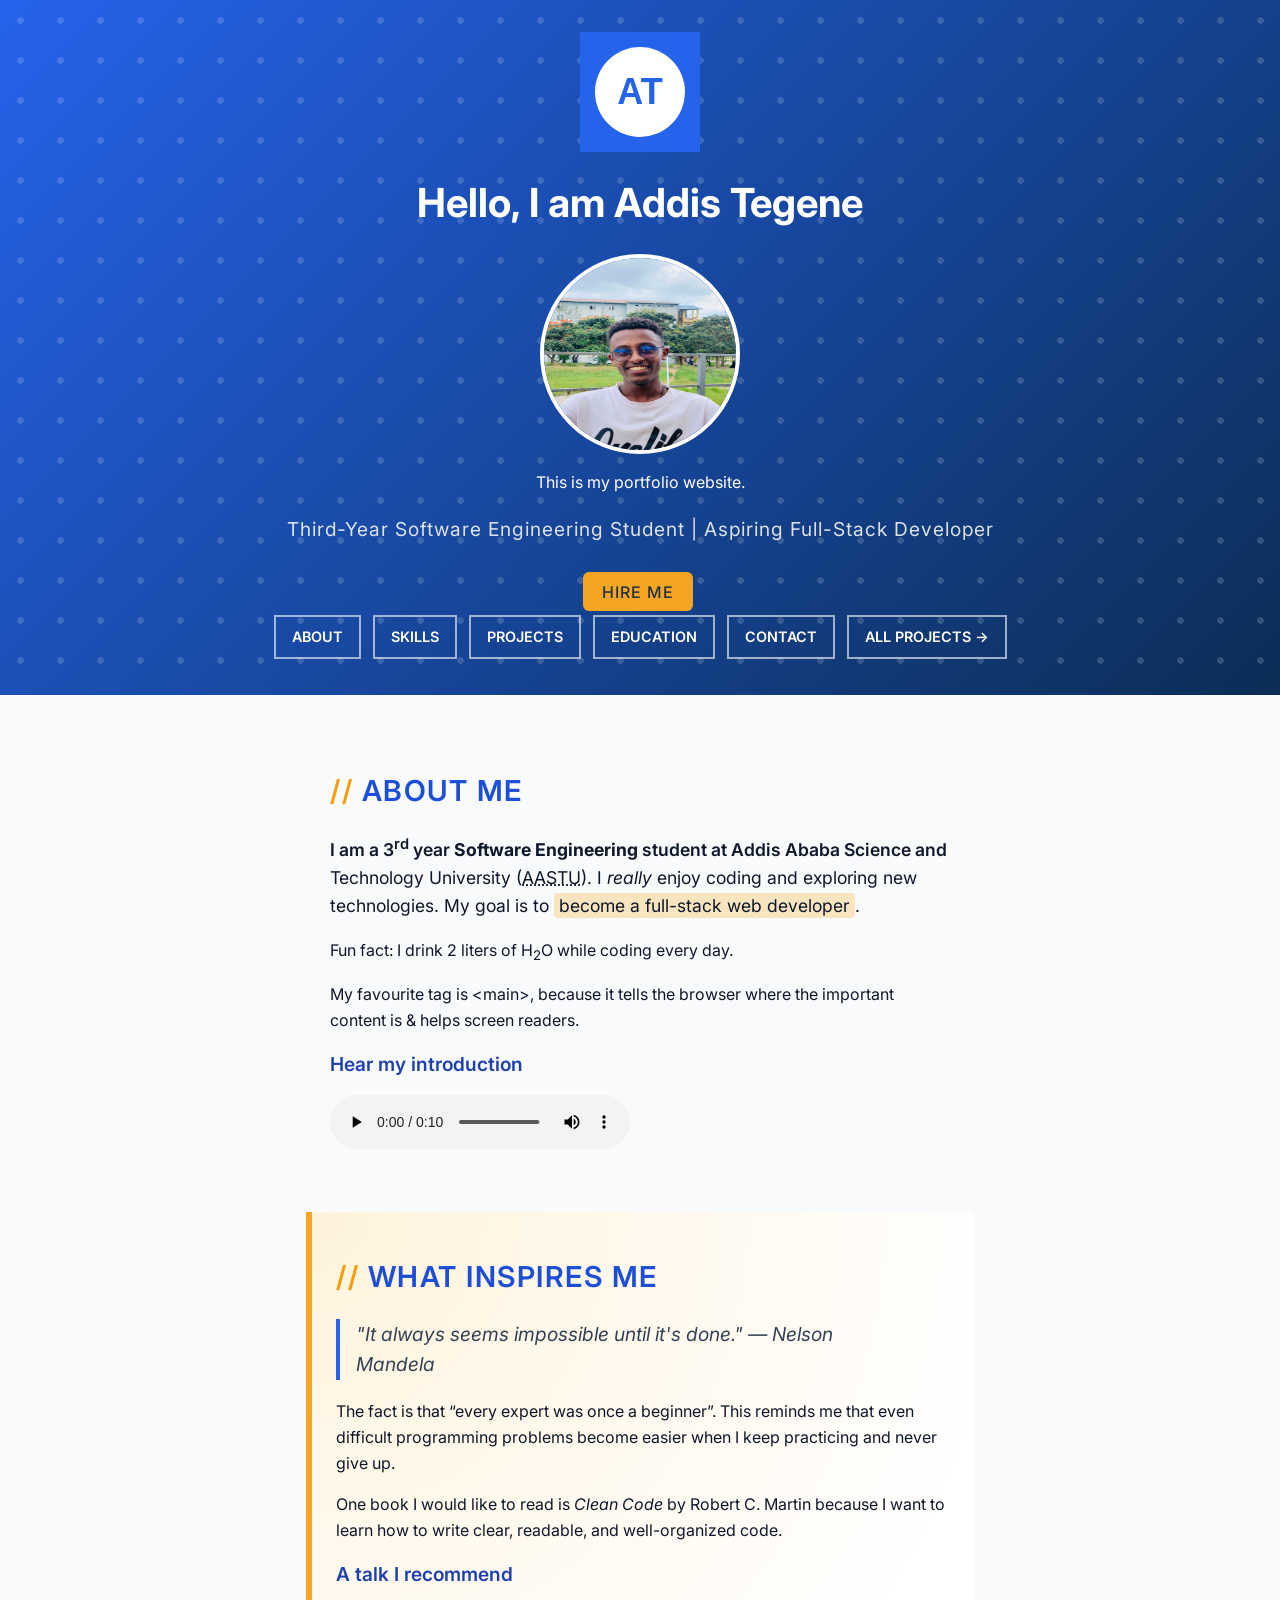
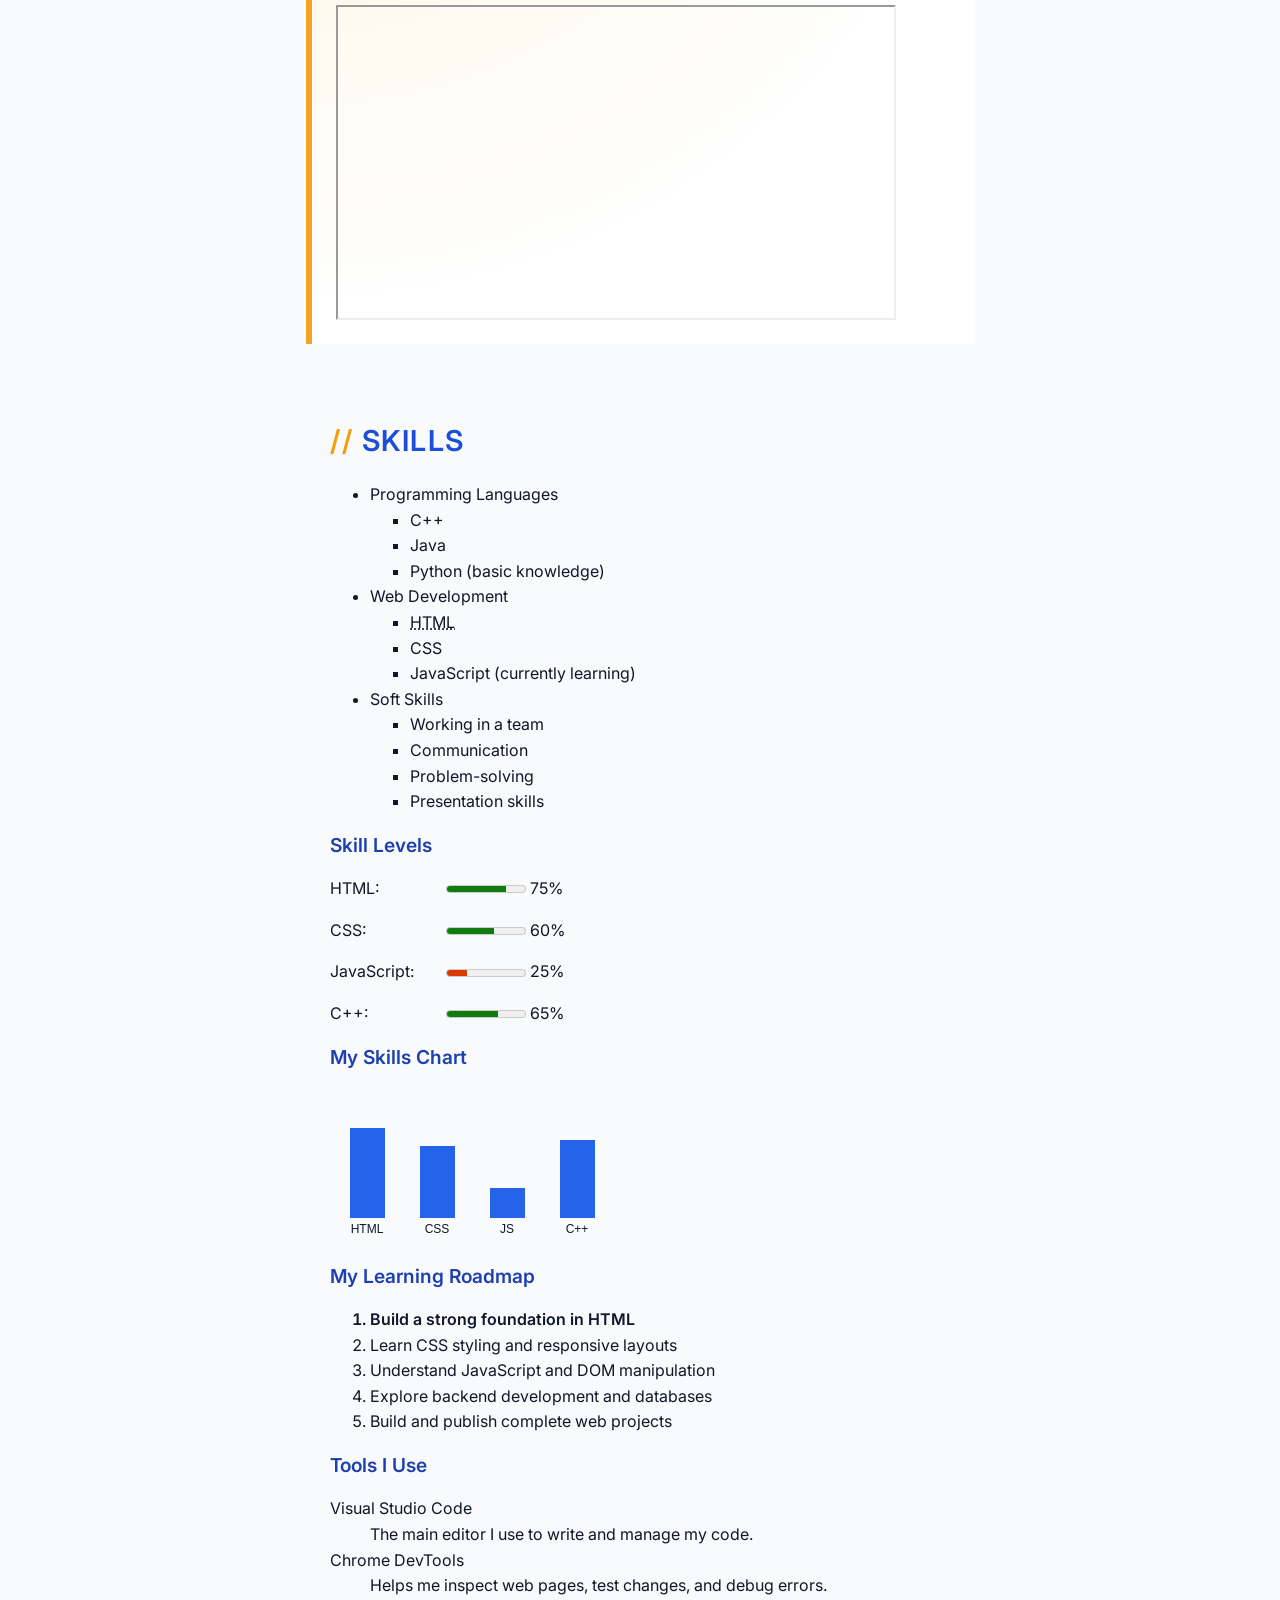
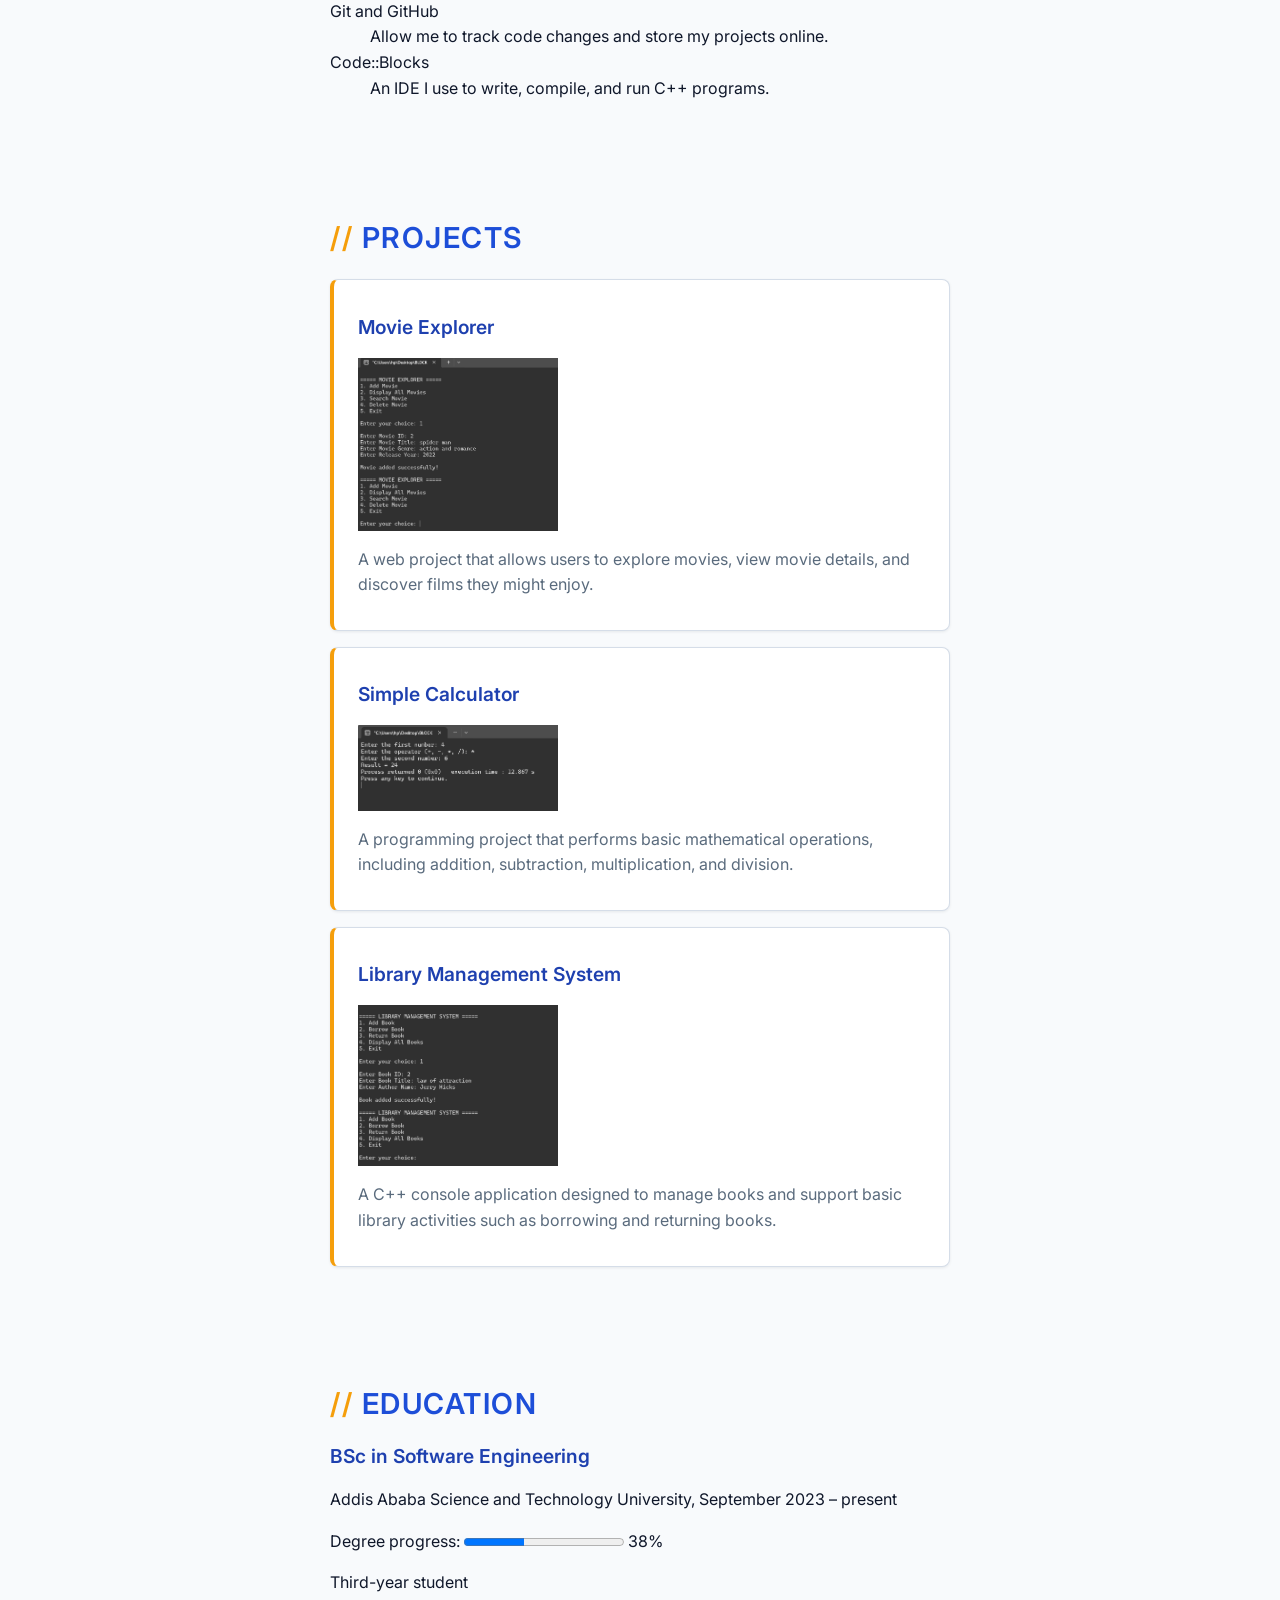
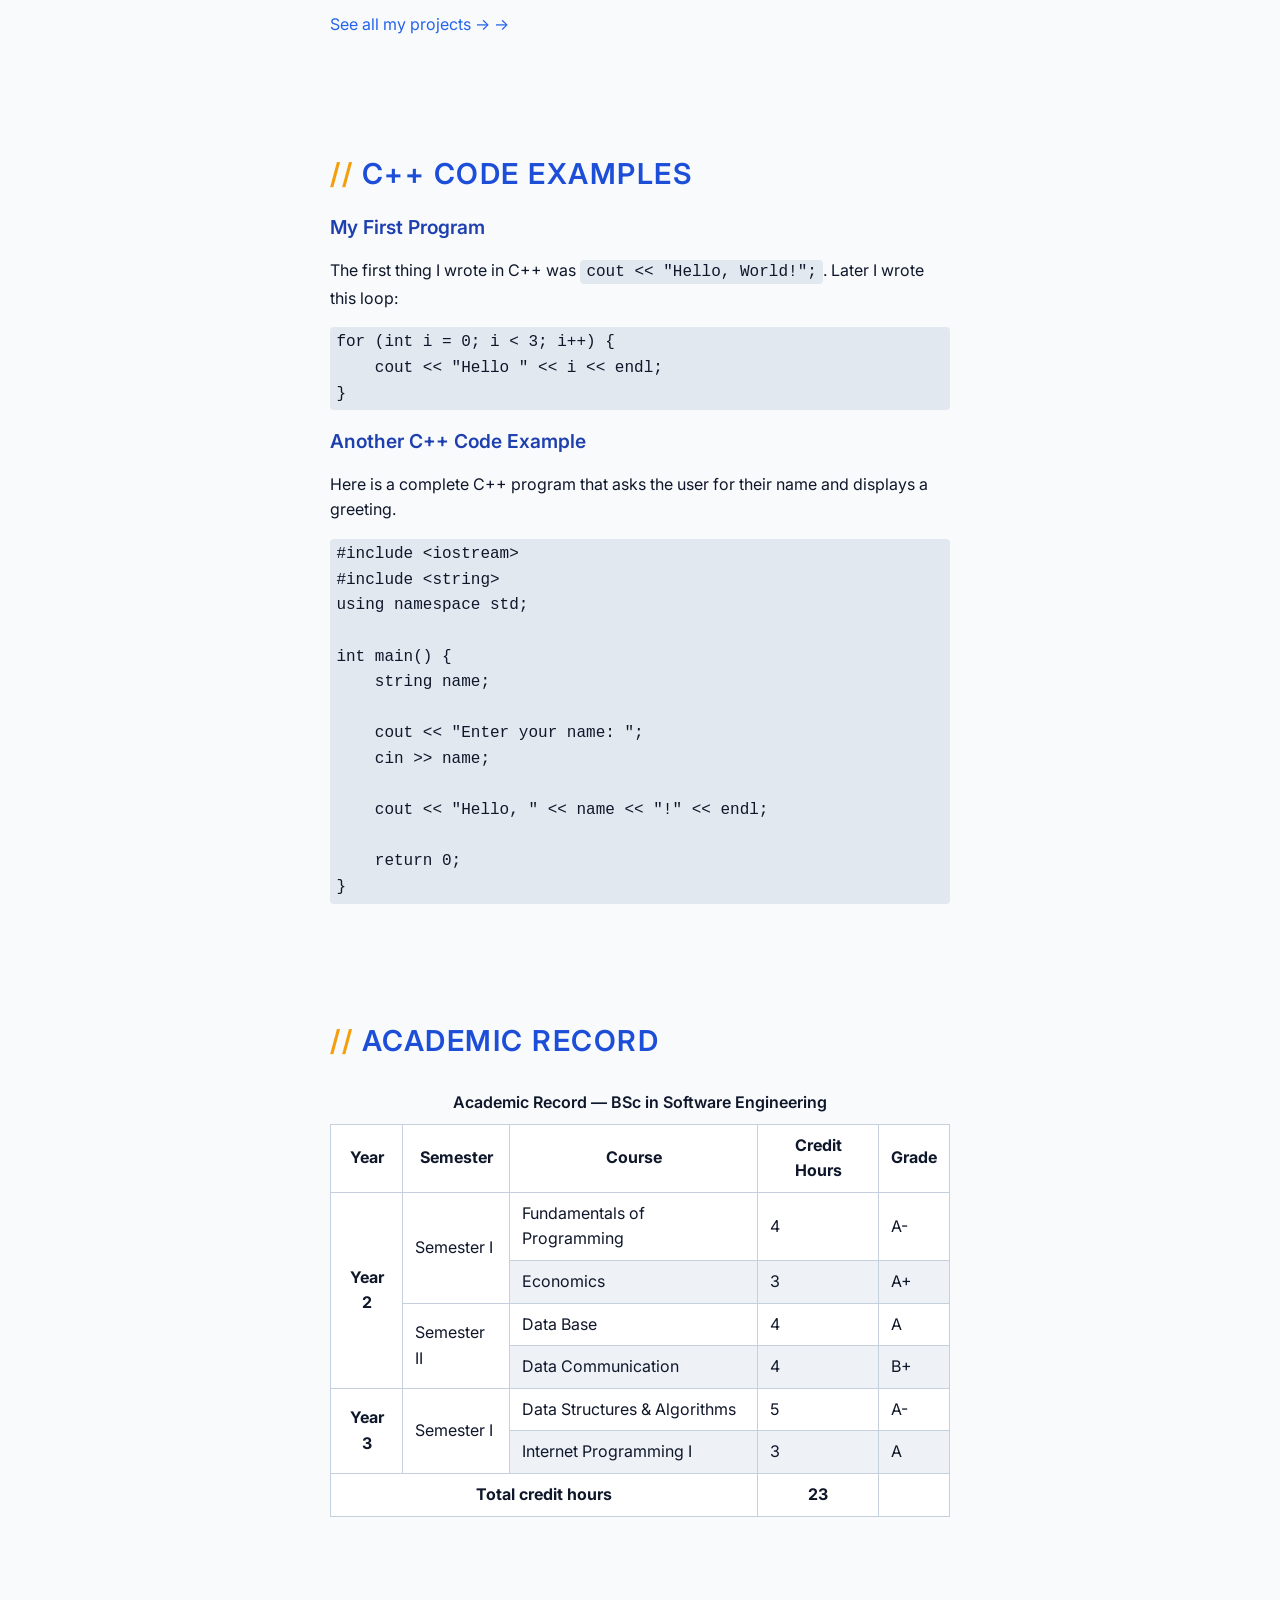
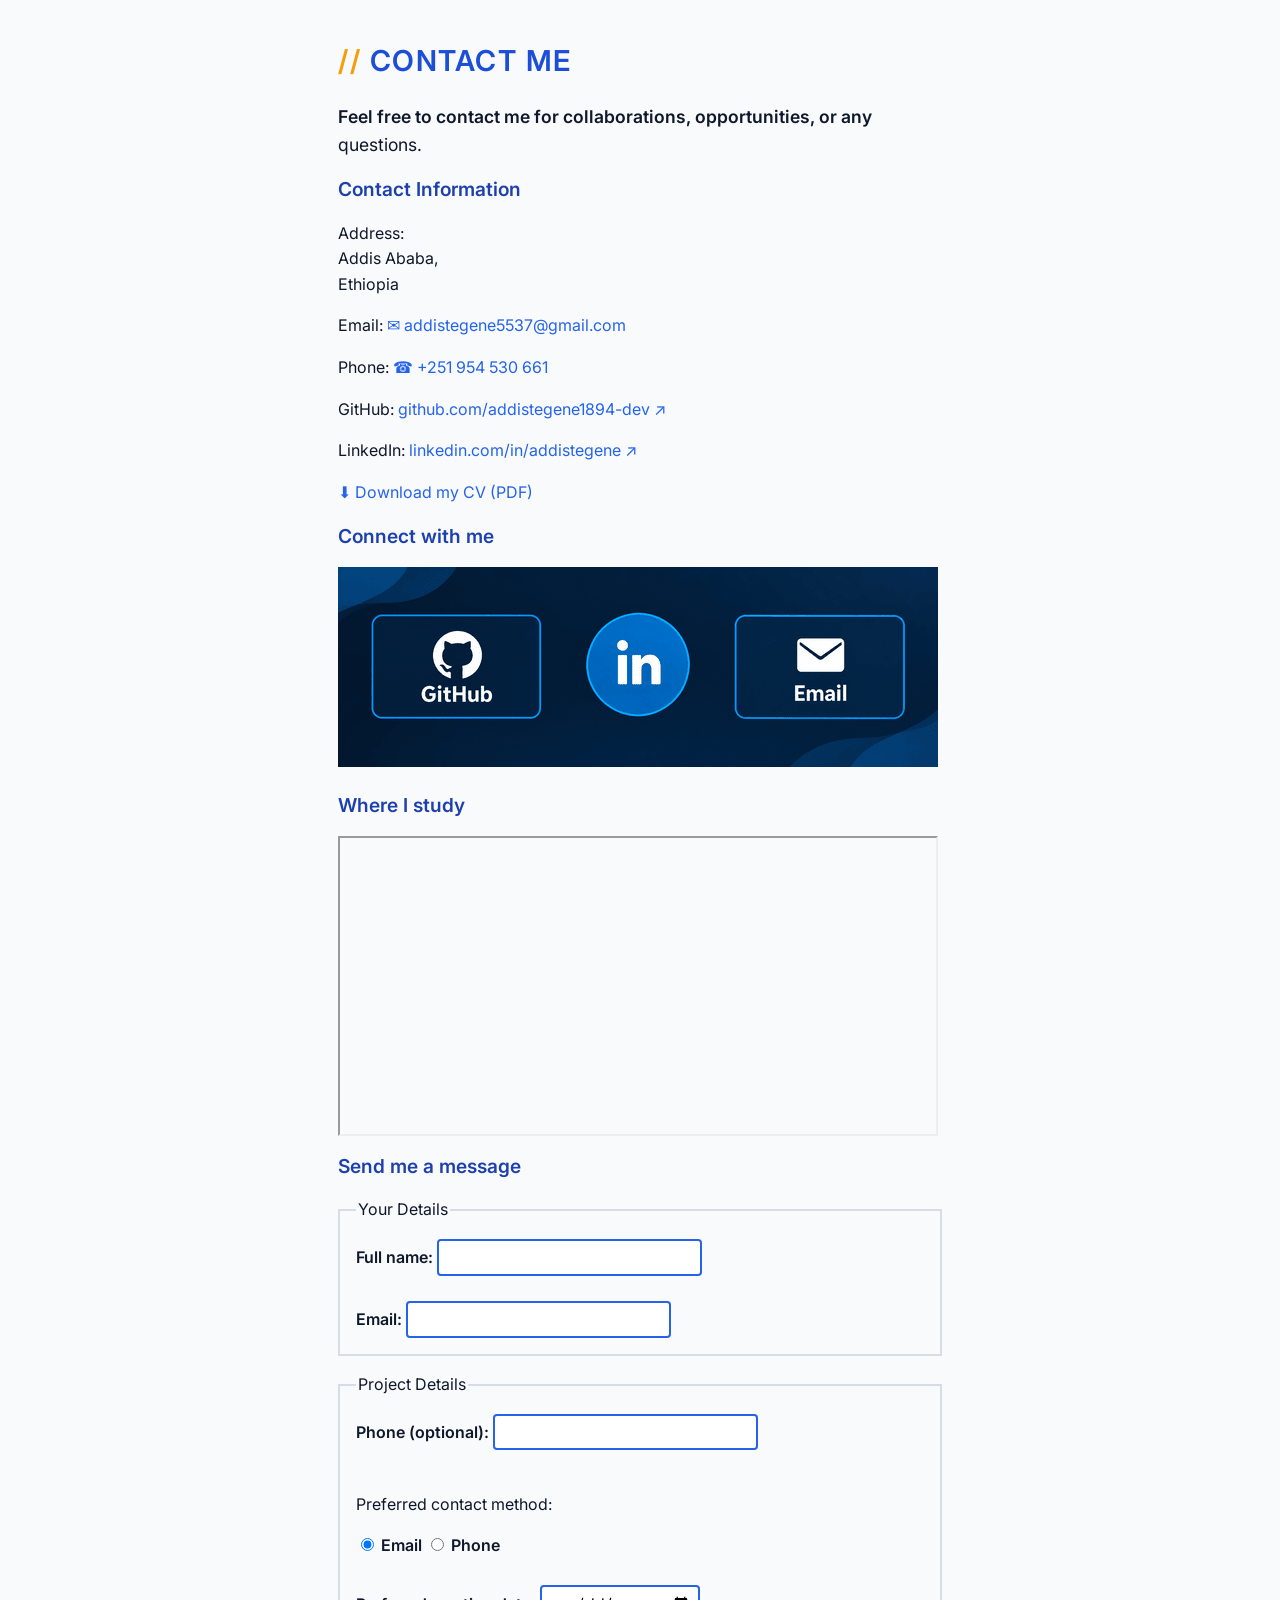
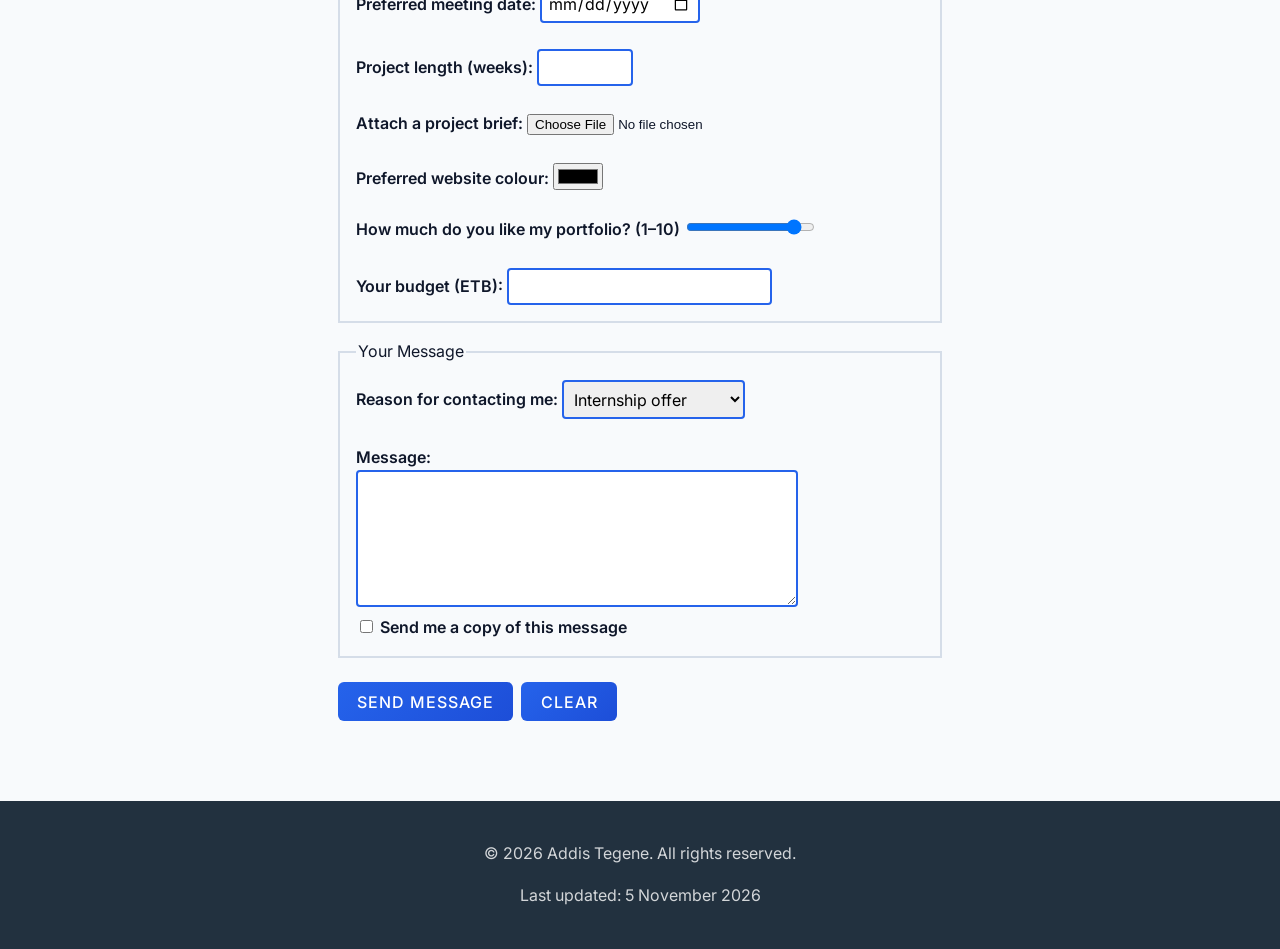
<file: portfolio/index.html>
<!DOCTYPE html>
<html lang="en">
<head>
    <meta charset="UTF-8">
    <meta name="viewport" content="width=device-width, initial-scale=1.0">
    <meta name="description" content="Portfolio of Addis Tegene, Software Engineering student and aspiring web developer in Addis Ababa.">
    <meta name="keywords" content="Addis Tegene, portfolio, software engineering, web developer, HTML">
    <meta name="author" content="Addis Tegene">
    <link rel="icon" type="image/png" href="images/favicon.png">
    <link href="https://fonts.googleapis.com/css2?family=Inter:wght@400;500;600;700&display=swap" rel="stylesheet">
    <link rel="stylesheet" href="css/style.css">
    <title>Addis Tegene | Portfolio</title>
</head>

<body>

<header>
    <canvas id="logo" width="120" height="120">
        Addis Tegene logo
    </canvas>

    <h1>Hello, I am Addis Tegene</h1>

    <img src="images/profile photo.jpg"
         alt="Portrait of Addis Tegene"
         width="200"
         height="200">

    <p>This is my portfolio website.</p>
    <p class="tagline">Third-Year Software Engineering Student | Aspiring Full-Stack Developer</p>

    <button type="button"
        class="btn"
        onclick="document.getElementById('hireDialog').showModal()">
        Hire me
    </button>

    <dialog id="hireDialog">
        <h2>Available for Internships</h2>

        <p>
            I am available for internships and freelance web projects
            from June 2027.
        </p>

        <p>
            <a href="#contact">Send me a message</a>
            or
            <a href="files/cv.pdf" download>download my <abbr title="Curriculum Vitae">CV</abbr></a>.
        </p>

        <button type="button"
            class="btn"
            onclick="document.getElementById('hireDialog').close()">
            Close
        </button>
    </dialog>

    <nav>
        <a href="index.html#about">About</a>
        <a href="index.html#skills">Skills</a>
        <a href="index.html#projects">Projects</a>
        <a href="index.html#education">Education</a>
        <a href="index.html#contact">Contact</a>
        <a href="project.html">All Projects</a>
    </nav>
</header>

<main>

    <section id="about">
        <h2>About Me</h2>

        <p>
            I am a 3<sup>rd</sup> year
            <strong>Software Engineering</strong> student
            at Addis Ababa Science and Technology University
            (<abbr title="Addis Ababa Science and Technology University">AASTU</abbr>).
            I <em>really</em> enjoy coding and exploring new technologies.
            My goal is to
            <mark>become a full-stack web developer</mark>.
        </p>

        <p>
            Fun fact: I drink 2 liters of H<sub>2</sub>O
            while coding every day.
        </p>

        <p>
            My favourite tag is &lt;main&gt;, because it tells the browser
            where the important content is &amp; helps screen readers.
        </p>

        <h3>Hear my introduction</h3>

        <audio controls>
            <source src="media/intro.mp3" type="audio/mpeg">
            Your browser does not support the audio element.
        </audio>
    </section>

    <aside>
        <h2>What Inspires Me</h2>

        <blockquote>
            "It always seems impossible until it's done."
            — Nelson Mandela
        </blockquote>

        <p>
            The fact is that <q>every expert was once a beginner</q>.
            This reminds me that even difficult programming problems
            become easier when I keep practicing and never give up.
        </p>

        <p>
            One book I would like to read is
            <cite>Clean Code</cite> by Robert C. Martin because I want
            to learn how to write clear, readable, and well-organized code.
        </p>

        <h3>A talk I recommend</h3>

        <iframe
            src="https://www.youtube.com/embed/nKIu9yen5nc"
            width="560"
            height="315"
            title="YouTube video: What Most Schools Don't Teach"
            allowfullscreen>
        </iframe>
    </aside>

    <section id="skills">
        <h2>Skills</h2>

        <ul>
            <li>Programming Languages
                <ul>
                    <li>C++</li>
                    <li>Java</li>
                    <li>Python (basic knowledge)</li>
                </ul>
            </li>

            <li>Web Development
                <ul>
                    <li><abbr title="HyperText Markup Language">HTML</abbr></li>
                    <li>CSS</li>
                    <li>JavaScript (currently learning)</li>
                </ul>
            </li>

            <li>Soft Skills
                <ul>
                    <li>Working in a team</li>
                    <li>Communication</li>
                    <li>Problem-solving</li>
                    <li>Presentation skills</li>
                </ul>
            </li>
        </ul>

        <h3>Skill Levels</h3>

        <p>
            <label for="lvl-html">HTML:</label>
            <meter id="lvl-html" value="0.75" min="0" max="1">75%</meter>
            75%
        </p>

        <p>
            <label for="lvl-css">CSS:</label>
            <meter id="lvl-css" value="0.60" min="0" max="1">60%</meter>
            60%
        </p>

        <p>
            <label for="lvl-js">JavaScript:</label>
            <meter id="lvl-js" value="0.25" min="0" max="1"
                   low="0.3" high="0.7" optimum="1">25%</meter>
            25%
        </p>

        <p>
            <label for="lvl-cpp">C++:</label>
            <meter id="lvl-cpp" value="0.65" min="0" max="1">65%</meter>
            65%
        </p>

        <h3>My Skills Chart</h3>

        <canvas id="skillChart" width="300" height="150">
            A bar chart showing my HTML, CSS, JavaScript, and C++ skill levels.
        </canvas>

        <h3>My Learning Roadmap</h3>

        <ol>
            <li>Build a strong foundation in HTML</li>
            <li>Learn CSS styling and responsive layouts</li>
            <li>Understand JavaScript and DOM manipulation</li>
            <li>Explore backend development and databases</li>
            <li>Build and publish complete web projects</li>
        </ol>

        <h3>Tools I Use</h3>

        <dl>
            <dt>Visual Studio Code</dt>
            <dd>The main editor I use to write and manage my code.</dd>

            <dt>Chrome DevTools</dt>
            <dd>Helps me inspect web pages, test changes, and debug errors.</dd>

            <dt>Git and GitHub</dt>
            <dd>Allow me to track code changes and store my projects online.</dd>

            <dt>Code::Blocks</dt>
            <dd>An IDE I use to write, compile, and run C++ programs.</dd>
        </dl>
    </section>

    <section id="projects">
        <h2>Projects</h2>

        <article id="movie" class="card">
            <h3>Movie Explorer</h3>

            <img src="images/project-movie-explorer.png"
                 alt="Movie Explorer project screenshot"
                 width="200"
                 height="200">

            <p>
                A web project that allows users to explore movies,
                view movie details, and discover films they might enjoy.
            </p>
        </article>

        <article id="calculator" class="card">
            <h3>Simple Calculator</h3>

            <img src="images/project-calculator.png"
                 alt="Simple calculator project screenshot"
                 width="200"
                 height="200">

            <p>
                A programming project that performs basic mathematical
                operations, including addition, subtraction,
                multiplication, and division.
            </p>
        </article>

        <article id="library" class="card">
            <h3>Library Management System</h3>

            <img src="images/project-library.png"
                 alt="Library management system project screenshot"
                 width="200"
                 height="200">

            <p>
                A C++ console application designed to manage books
                and support basic library activities such as
                borrowing and returning books.
            </p>
        </article>
    </section>

    <section id="education">
        <h2>Education</h2>

        <h3>BSc in Software Engineering</h3>

        <p>
            Addis Ababa Science and Technology University,
            <time datetime="2023-09">September 2023</time> – present
        </p>

        <p>
            <label for="degree">Degree progress:</label>
            <progress id="degree" value="38" max="100">38%</progress>
            38%
        </p>

        <p>Third-year student</p>

        <p>
            <a href="project.html">See all my projects →</a>
        </p>
    </section>

    <section id="code-examples">
        <h2>C++ Code Examples</h2>

        <h3>My First Program</h3>

        <p>
            The first thing I wrote in C++ was
            <code>cout &lt;&lt; "Hello, World!";</code>.
            Later I wrote this loop:
        </p>

        <pre><code>for (int i = 0; i &lt; 3; i++) {
    cout &lt;&lt; "Hello " &lt;&lt; i &lt;&lt; endl;
}</code></pre>

        <h3>Another C++ Code Example</h3>

        <p>
            Here is a complete C++ program that asks the user
            for their name and displays a greeting.
        </p>

        <pre><code>#include &lt;iostream&gt;
#include &lt;string&gt;
using namespace std;

int main() {
    string name;

    cout &lt;&lt; "Enter your name: ";
    cin &gt;&gt; name;

    cout &lt;&lt; "Hello, " &lt;&lt; name &lt;&lt; "!" &lt;&lt; endl;

    return 0;
}</code></pre>
    </section>

    <section id="academic-record">
        <h2>Academic Record</h2>

        <table>
            <caption>Academic Record — BSc in Software Engineering</caption>

            <thead>
                <tr>
                    <th>Year</th>
                    <th>Semester</th>
                    <th>Course</th>
                    <th>Credit Hours</th>
                    <th>Grade</th>
                </tr>
            </thead>

            <tbody>
                <tr>
                    <th rowspan="4">Year 2</th>
                    <td rowspan="2">Semester I</td>
                    <td>Fundamentals of Programming</td>
                    <td>4</td>
                    <td>A-</td>
                </tr>

                <tr>
                    <td>Economics</td>
                    <td>3</td>
                    <td>A+</td>
                </tr>

                <tr>
                    <td rowspan="2">Semester II</td>
                    <td>Data Base</td>
                    <td>4</td>
                    <td>A</td>
                </tr>

                <tr>
                    <td>Data Communication</td>
                    <td>4</td>
                    <td>B+</td>
                </tr>

                <tr>
                    <th rowspan="2">Year 3</th>
                    <td rowspan="2">Semester I</td>
                    <td>Data Structures &amp; Algorithms</td>
                    <td>5</td>
                    <td>A-</td>
                </tr>

                <tr>
                    <td>Internet Programming I</td>
                    <td>3</td>
                    <td>A</td>
                </tr>
            </tbody>

            <tfoot>
                <tr>
                    <th colspan="3">Total credit hours</th>
                    <th>23</th>
                    <th></th>
                </tr>
            </tfoot>
        </table>
    </section>

    <section id="contact">
        <h2>Contact Me</h2>

        <p>
            Feel free to contact me for collaborations,
            opportunities, or any questions.
        </p>

        <h3>Contact Information</h3>

        <p>
            Address:<br>
            Addis Ababa,<br>
            Ethiopia
        </p>

        <p>
            Email:
            <a href="mailto:addistegene5537@gmail.com">
                addistegene5537@gmail.com
            </a>
        </p>

        <p>
            Phone:
            <a href="tel:+251954530661">+251&nbsp;954&nbsp;530&nbsp;661</a>
        </p>

        <p>
            GitHub:
            <a href="https://github.com/addistegene1894-dev">
                github.com/addistegene1894-dev
            </a>
        </p>

        <p>
            LinkedIn:
            <a href="https://www.linkedin.com/in/addis-tegene">
                linkedin.com/in/addistegene
            </a>
        </p>

        <p>
            <a href="files/cv.pdf" download>
                Download my CV (PDF)
            </a>
        </p>

        <h3>Connect with me</h3>

        <img
            src="images/connect-banner.png"
            usemap="#connectmap"
            alt="Connect banner: GitHub, LinkedIn, Email"
            width="600"
            height="200"
        >

        <map name="connectmap">
            <area
                shape="rect"
                coords="20,40,180,160"
                href="https://github.com/addistegene1894-dev"
                alt="GitHub"
                target="_blank"
                rel="noopener noreferrer"
            >

            <area
                shape="circle"
                coords="300,100,70"
                href="https://www.linkedin.com/in/addis-tegene-90b27638a/"
                alt="LinkedIn"
                target="_blank"
                rel="noopener noreferrer"
            >

            <area
                shape="rect"
                coords="420,40,580,160"
                href="mailto:addistegene5537@gmail.com"
                alt="Email"
            >
        </map>

        <h3>Where I study</h3>

        <iframe
            src="https://www.google.com/maps?q=Addis+Ababa+Science+and+Technology+University,+Addis+Ababa,+Ethiopia&output=embed"
            width="600"
            height="300"
            title="Map of Addis Ababa Science and Technology University campus">
        </iframe>

        <h3>Send me a message</h3>

        <form action="thank-you.html" method="post" enctype="multipart/form-data">

            <fieldset>
                <legend>Your Details</legend>

                <label for="fullname">Full name:</label>
                <input type="text" id="fullname" name="fullname" required>
                <br><br>

                <label for="email">Email:</label>
                <input type="email" id="email" name="email" required>
            </fieldset>

            <fieldset>
                <legend>Project Details</legend>

                <label for="phone">Phone (optional):</label>
                <input type="text" id="phone" name="phone"
                       pattern="0[79][0-9]{8}"
                       title="10 digits starting with 09 or 07">
                <br><br>

                <p>Preferred contact method:</p>

                <input type="radio" id="by-email" name="contact-method"
                       value="email" checked>
                <label for="by-email">Email</label>

                <input type="radio" id="by-phone" name="contact-method"
                       value="phone">
                <label for="by-phone">Phone</label>
                <br><br>

                <label for="meeting">Preferred meeting date:</label>
                <input type="date" id="meeting" name="meeting"
                       min="2026-11-01">
                <br><br>

                <label for="weeks">Project length (weeks):</label>
                <input type="number" id="weeks" name="weeks"
                       min="1" max="52" step="1">
                <br><br>

                <label for="brief">Attach a project brief:</label>
                <input type="file" id="brief" name="brief">
                <br><br>

                <label for="colour">Preferred website colour:</label>
                <input type="color" id="colour" name="colour"
                       value=" #964B00">
                <br><br>

                <label for="rating">
                    How much do you like my portfolio? (1–10)
                </label>
                <input type="range" id="rating" name="rating"
                       min="1" max="10" value="9">
                <br><br>

                <label for="budget">Your budget (ETB):</label>
                <input type="number" id="budget" name="budget"
                       min="1000" step="500">
            </fieldset>

            <fieldset>
                <legend>Your Message</legend>

                <label for="reason">Reason for contacting me:</label>

                <select id="reason" name="reason" required>
                    <optgroup label="Work">
                        <option value="internship">Internship offer</option>
                        <option value="freelance">Freelance project</option>
                        <option value="job">Full-time job</option>
                    </optgroup>

                    <optgroup label="Study">
                        <option value="group-project">Group project</option>
                        <option value="tutoring">Tutoring</option>
                    </optgroup>

                    <option value="other">Other</option>
                </select>
                <br><br>

                <label for="message">Message:</label><br>

                <textarea id="message" name="message"
                          rows="6" cols="40" required></textarea>

                <br>

                <input type="checkbox" id="copy" name="copy" value="yes">
                <label for="copy">Send me a copy of this message</label>
            </fieldset>

            <button type="submit" class="btn">Send Message</button>
            <button type="reset" class="btn btn-secondary">Clear</button>
        </form>
    </section>

</main>

<footer>
    <p>&copy; 2026 Addis Tegene. All rights reserved.</p>
    <p>Last updated: <time datetime="2026-11-05">5 November 2026</time></p>
</footer>

<script>
    const canvas = document.getElementById('logo');
    const ctx = canvas.getContext('2d');

    ctx.fillStyle = "#2563eb";
    ctx.fillRect(0, 0, 120, 120);

    ctx.beginPath();
    ctx.arc(60, 60, 45, 0, 2 * Math.PI);
    ctx.fillStyle = "white";
    ctx.fill();

    ctx.fillStyle = "#2563eb";
    ctx.font = "bold 36px Arial";
    ctx.textAlign = "center";
    ctx.textBaseline = "middle";
    ctx.fillText("AT", 60, 62);

    const chart = document.getElementById('skillChart');
    const chartCtx = chart.getContext('2d');

    chartCtx.fillStyle = "#2563eb";
    chartCtx.fillRect(20, 40, 35, 90);
    chartCtx.fillRect(90, 58, 35, 72);
    chartCtx.fillRect(160, 100, 35, 30);
    chartCtx.fillRect(230, 52, 35, 78);

    chartCtx.fillStyle = "#0f172a";
    chartCtx.font = "12px Arial";
    chartCtx.textAlign = "center";

    chartCtx.fillText("HTML", 37, 145);
    chartCtx.fillText("CSS", 107, 145);
    chartCtx.fillText("JS", 177, 145);
    chartCtx.fillText("C++", 247, 145);
</script>

</body>
</html>
</file>
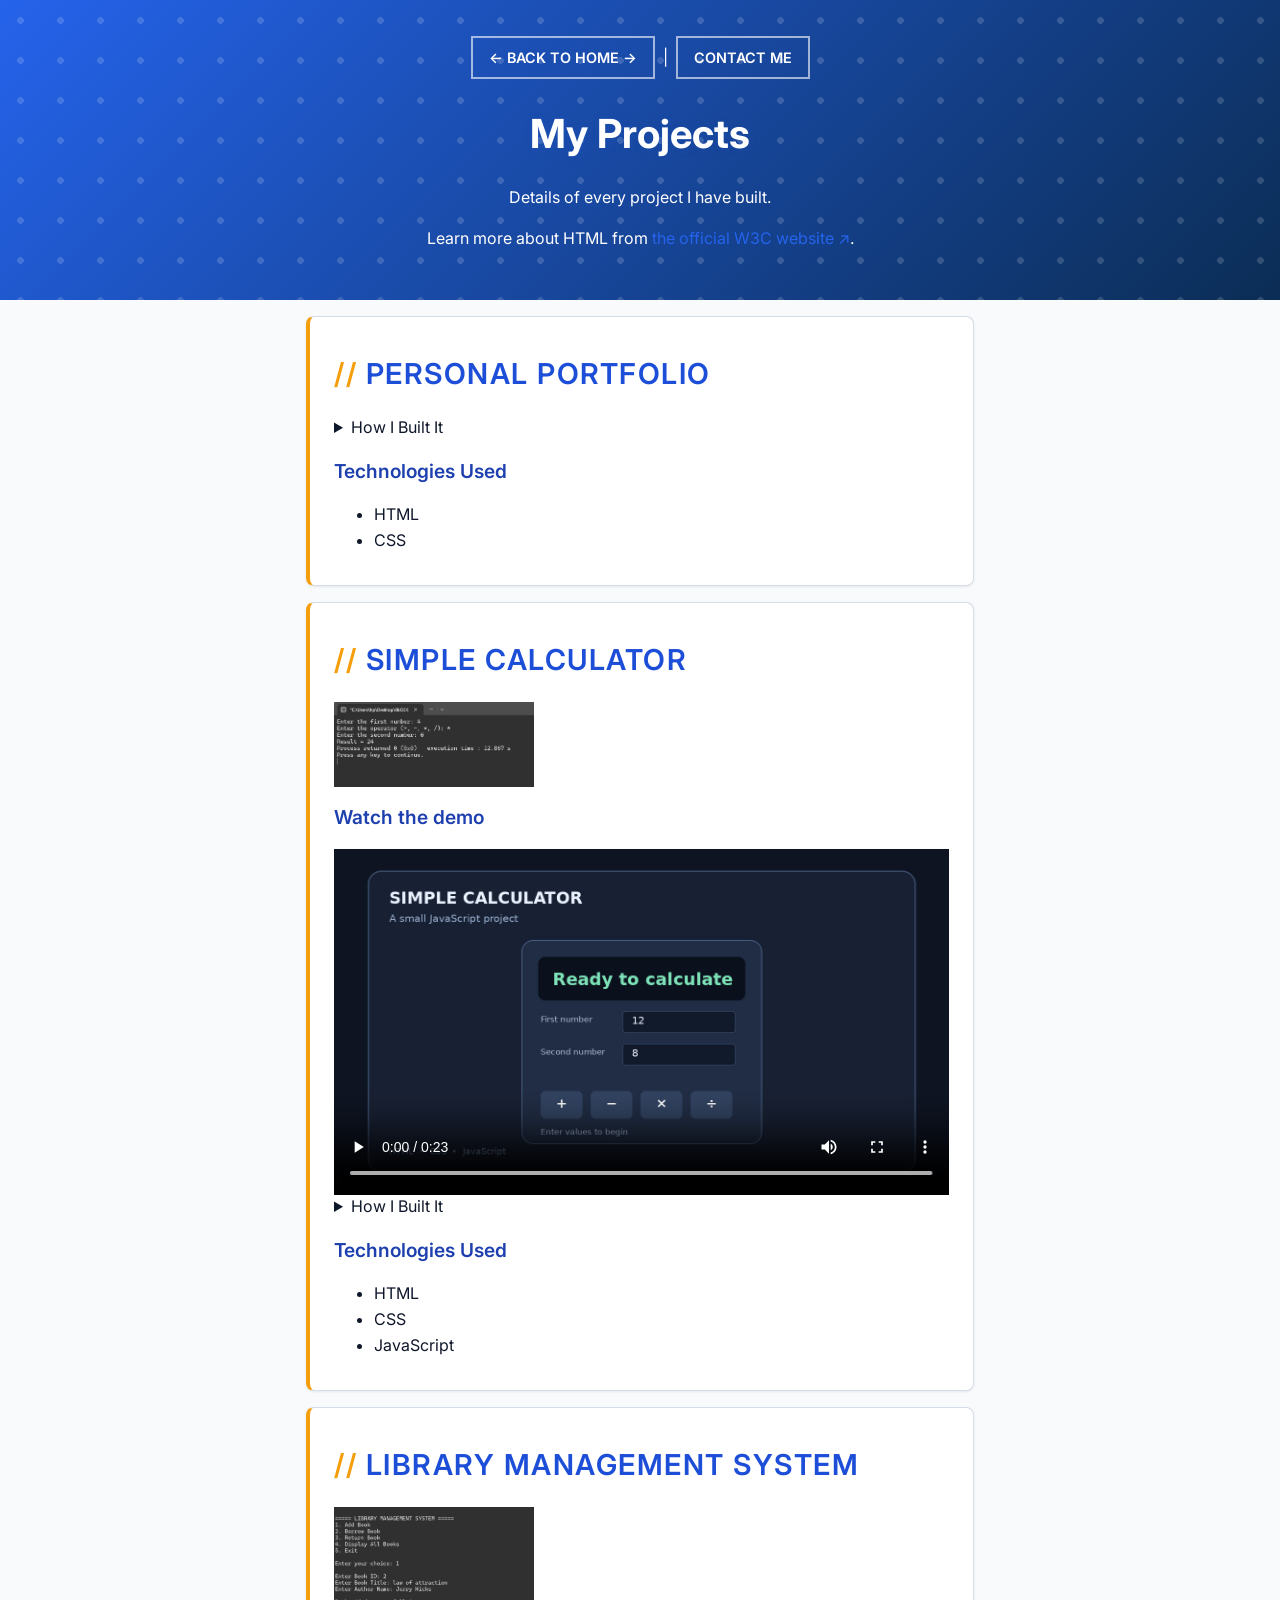
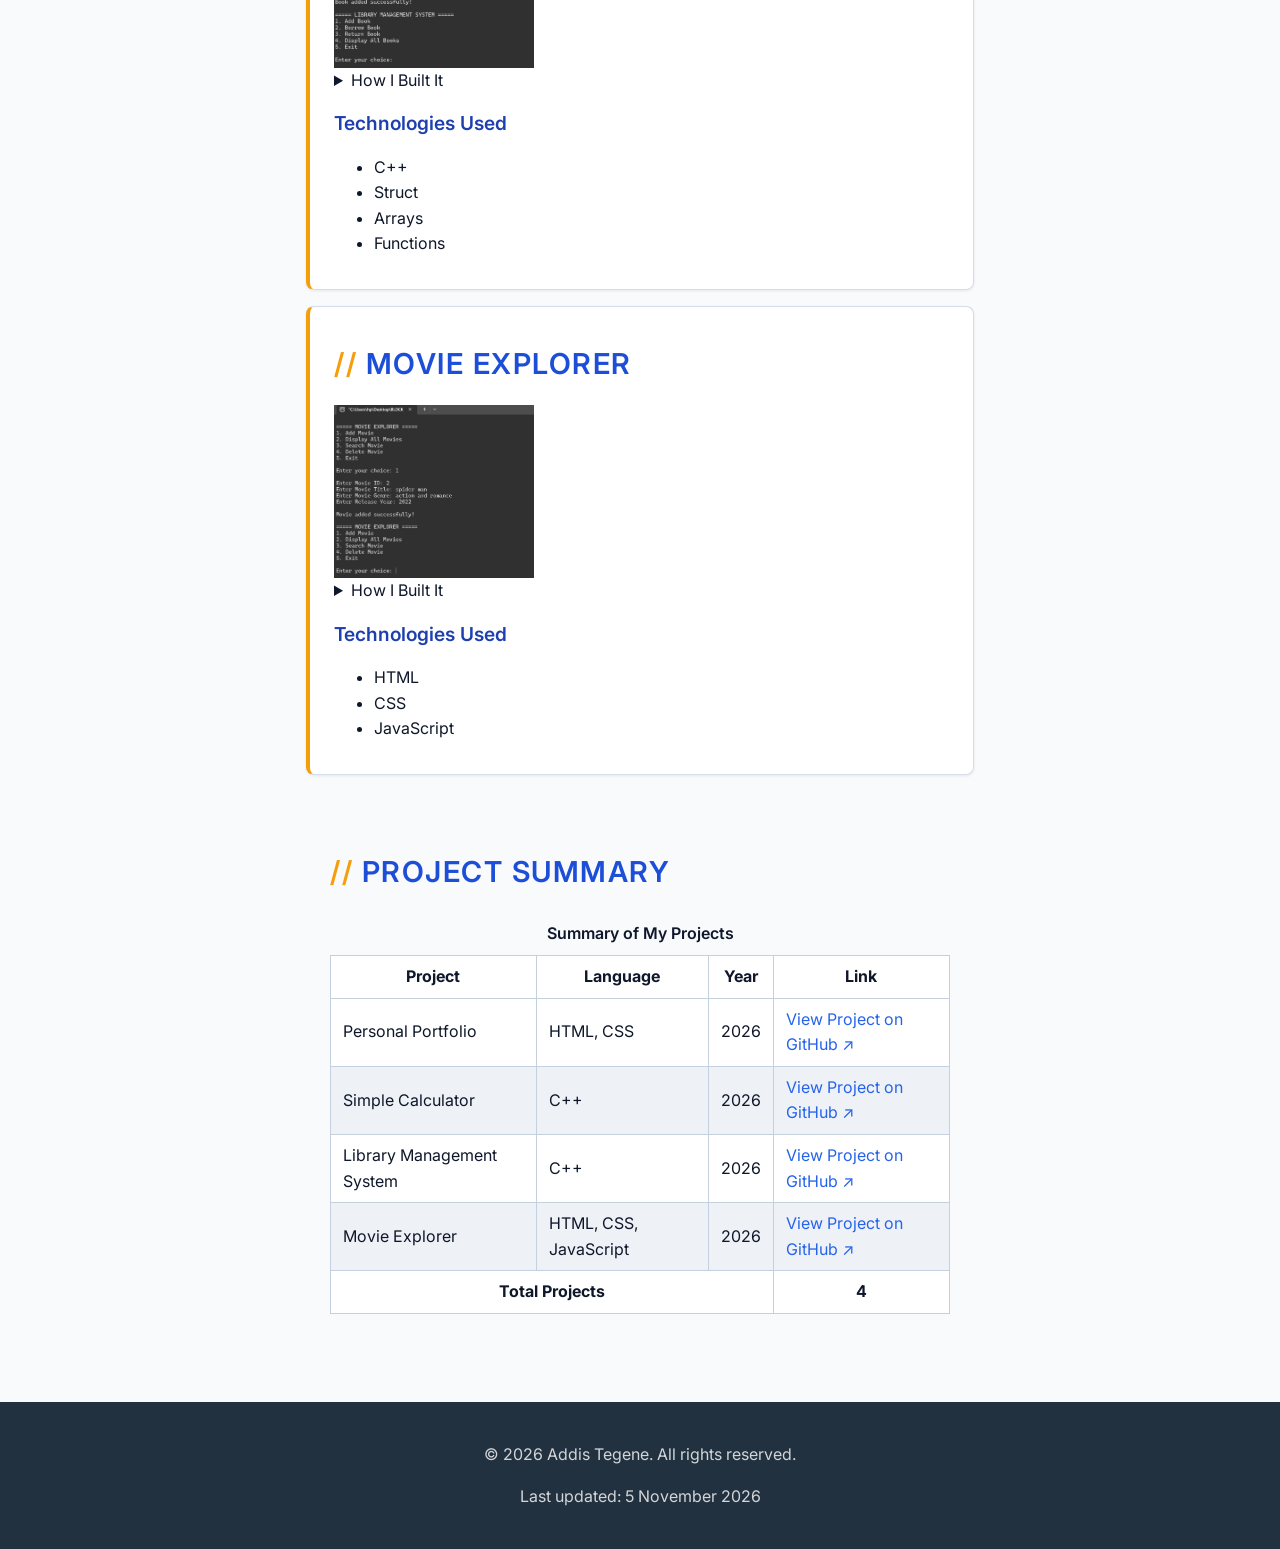
<file: portfolio/project.html>
<!DOCTYPE html>
<html lang="en">
<head>
    <meta charset="UTF-8">
    <meta name="viewport" content="width=device-width, initial-scale=1.0">

    <meta name="description" content="Projects portfolio of Addis Tegene, Software Engineering student and aspiring web developer in Addis Ababa.">
    <meta name="keywords" content="Addis Tegene, portfolio, software engineering, web development, projects">
    <meta name="author" content="Addis Tegene">

    <link rel="icon" type="image/png" href="images/favicon.png">
    <link href="https://fonts.googleapis.com/css2?family=Inter:wght@400;500;600;700&display=swap" rel="stylesheet">
    <link rel="stylesheet" href="css/style.css">

    <title>Projects | Addis Tegene</title>
</head>

<body>

<header>
    <nav>
        <a href="index.html">← Back to Home</a> |
        <a href="index.html#contact">Contact Me</a>
    </nav>

    <h1>My Projects</h1>
    <p>Details of every project I have built.</p>

    <p>
        Learn more about HTML from
        <a href="https://www.w3.org/" target="_blank" rel="noopener noreferrer">
            the official W3C website
        </a>.
    </p>
</header>

<main>

    <article id="portfolio" class="card">
        <h2>Personal Portfolio</h2>

        <details>
            <summary>How I Built It</summary>
            <ol>
                <li>Created the basic HTML structure.</li>
                <li>Added sections for About Me, Skills, Projects, Education, and Contact.</li>
                <li>Added images, links, and navigation.</li>
                <li>Organized the content using HTML elements.</li>
            </ol>
        </details>

        <h3>Technologies Used</h3>
        <ul>
            <li>HTML</li>
            <li>CSS</li>
        </ul>
    </article>

    <article id="calculator" class="card">
        <h2>Simple Calculator</h2>

        <img src="images/project-calculator.png"
             alt="Simple calculator project screenshot"
             width="200"
             height="200">

        <h3>Watch the demo</h3>
        <video controls poster="images/project-demo-poster.jpg" width="640" height="360">
            <source src="media/project-demo.mp4" type="video/mp4">
            <source src="media/project-demo.webm" type="video/webm">
            <track src="media/project-demo.vtt"
                   kind="captions"
                   srclang="en"
                   label="English"
                   default>
            Your browser does not support the video tag.
        </video>

        <details>
            <summary>How I Built It</summary>
            <ol>
                <li>Designed the calculator interface.</li>
                <li>Created input fields for two numbers.</li>
                <li>Added buttons for addition, subtraction, multiplication, and division.</li>
                <li>Used JavaScript to calculate and display the result.</li>
            </ol>
        </details>

        <h3>Technologies Used</h3>
        <ul>
            <li>HTML</li>
            <li>CSS</li>
            <li>JavaScript</li>
        </ul>
    </article>

    <article id="library" class="card">
        <h2>Library Management System</h2>

        <img src="images/project-library.png"
             alt="Library management system project screenshot"
             width="200"
             height="200">

        <details>
            <summary>How I Built It</summary>
            <ol>
                <li>Created a structure to store book information.</li>
                <li>Added a function to register new books.</li>
                <li>Implemented borrowing and returning operations.</li>
                <li>Created a menu to display and manage the books.</li>
            </ol>
        </details>

        <h3>Technologies Used</h3>
        <ul>
            <li>C++</li>
            <li>Struct</li>
            <li>Arrays</li>
            <li>Functions</li>
        </ul>
    </article>

    <article id="movie" class="card">
        <h2>Movie Explorer</h2>

        <img src="images/project-movie-explorer.png"
             alt="Movie Explorer project screenshot"
             width="200"
             height="200">

        <details>
            <summary>How I Built It</summary>
            <ol>
                <li>Created the basic website structure.</li>
                <li>Designed the movie display section.</li>
                <li>Added movie information and search functionality.</li>
                <li>Used JavaScript to make the website interactive.</li>
            </ol>
        </details>

        <h3>Technologies Used</h3>
        <ul>
            <li>HTML</li>
            <li>CSS</li>
            <li>JavaScript</li>
        </ul>
    </article>

    <section id="project-summary">
        <h2>Project Summary</h2>

        <table>
            <caption>Summary of My Projects</caption>
            <thead>
                <tr>
                    <th>Project</th>
                    <th>Language</th>
                    <th>Year</th>
                    <th>Link</th>
                </tr>
            </thead>

            <tbody>
                <tr>
                    <td>Personal Portfolio</td>
                    <td>HTML, CSS</td>
                    <td>2026</td>
                    <td>
                        <a href="https://github.com/addistegene1894-dev/my-portfolio.git">
                            View Project on GitHub
                        </a>
                    </td>
                </tr>

                <tr>
                    <td>Simple Calculator</td>
                    <td>C++</td>
                    <td>2026</td>
                    <td>
                        <a href="https://github.com/addistegene1894-dev/calculator.git">
                            View Project on GitHub
                        </a>
                    </td>
                </tr>

                <tr>
                    <td>Library Management System</td>
                    <td>C++</td>
                    <td>2026</td>
                    <td>
                        <a href="https://github.com/addistegene1894-dev/library-management.git">
                            View Project on GitHub
                        </a>
                    </td>
                </tr>

                <tr>
                    <td>Movie Explorer</td>
                    <td>HTML, CSS, JavaScript</td>
                    <td>2026</td>
                    <td>
                        <a href="https://github.com/addistegene1894-dev/simple-movie-explorer.git">
                            View Project on GitHub
                        </a>
                    </td>
                </tr>
            </tbody>

            <tfoot>
                <tr>
                    <th colspan="3">Total Projects</th>
                    <th>4</th>
                </tr>
            </tfoot>
        </table>
    </section>

</main>

<footer>
    <p>&copy; 2026 Addis Tegene. All rights reserved.</p>
    <p>Last updated: <time datetime="2026-11-05">5 November 2026</time></p>
</footer>

</body>
</html>
</file>
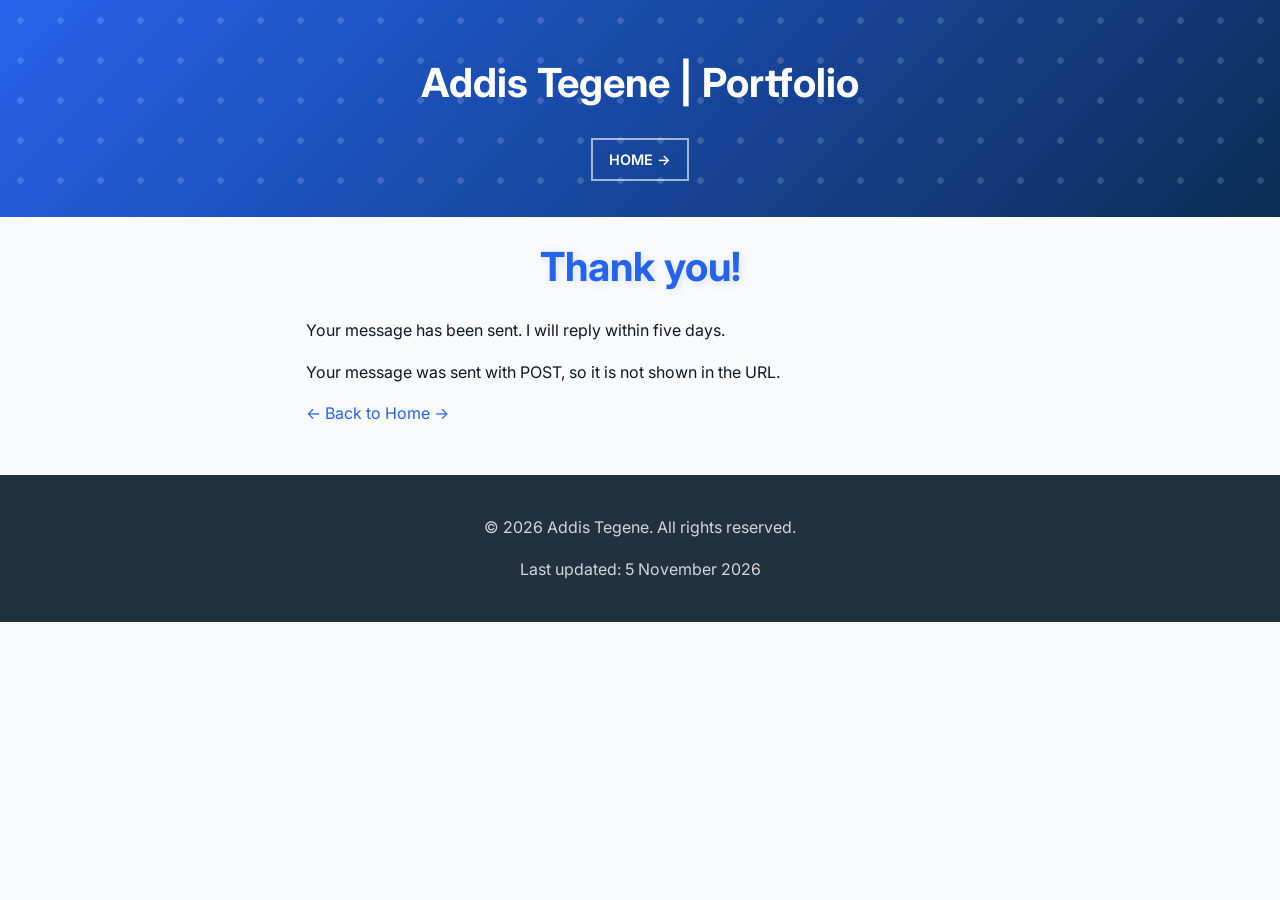
<file: portfolio/thank-you.html>
<!DOCTYPE html>
<html lang="en">

<head>
    <meta charset="UTF-8">
    <meta name="viewport" content="width=device-width, initial-scale=1.0">
    <meta name="description" content="Thank you for contacting Addis Tegene.">
    <meta name="author" content="Addis Tegene">

    <link rel="icon" type="image/png" href="images/favicon.png">
    <link href="https://fonts.googleapis.com/css2?family=Inter:wght@400;500;600;700&display=swap" rel="stylesheet">
    <link rel="stylesheet" href="css/style.css">

    <title>Thank You | Addis Tegene</title>
</head>

<body>

    <header>
        <h1>Addis Tegene | Portfolio</h1>
        <nav>
            <a href="index.html">Home</a>
        </nav>
    </header>

    <main>
        <h1>Thank you!</h1>

        <p>Your message has been sent. I will reply within five days.</p>

        <p>
            Your message was sent with POST, so it is not shown in the URL.
        </p>

        <p>
            <a href="index.html">← Back to Home</a>
        </p>
    </main>

    <footer>
         <p>&copy; 2026 Addis Tegene. All rights reserved.</p>

    <p>Last updated: <time datetime="2026-11-05">5 November 2026</time></p>
    </footer>

</body>
</html>
</file>
<file: portfolio/css/style.css>
/* ==========================================
   Portfolio stylesheet — Addis Tegene
   ========================================== */

/* Palette
Primary #2563eb (Modern tech electric blue)
Dark #0f172a (Deep professional slate text)
Accent #f59e0b (Warm amber highlight)
Light #f8fafc (Clean slate/off-white background)
*/

/* ---------- Reset & Base ---------- */

* {
    box-sizing: border-box;
}

html {
    font-size: 16px;
}

body {
    margin: 0;
    background-color: #f8fafc;
    color: #0f172a;
    font-family: 'Inter', Arial, sans-serif;
    font-size: 1rem;
    line-height: 1.6;
}



main {
    max-width: 700px;
    margin: 0 auto;
    padding: 0 1rem;
}

header {
    text-align: center;
    padding: 2rem 1rem;

   
    background-image:
        url("../images/pattern.png"),
        linear-gradient(135deg, #2563eb, #0b2d55);
    color: white;
}

footer {
    text-align: center;
    padding: 1.5rem 1rem;
    margin-top: 3rem;

    /* Lab 20: Dark footer */
    background-color: #22313f;
    color: rgba(255, 255, 255, 0.8);
}



h1, h2, h3 {
    line-height: 1.2;
    font-weight: 600;
}

h1 {
    color: #2563eb;
    font-size: 2.5rem;
    text-align: center;
    font-weight: 700;
    text-shadow: 2px 2px 8px rgba(37, 99, 235, 0.15);
}

h2 {
    color: #1d4ed8;
    font-size: 1.8rem;
    text-transform: uppercase;
    letter-spacing: 1.5px;
}

h2::before {
    content: "// ";
    color: #f59e0b;
}

h2 + p::first-line {
    font-weight: 600;
}

h3 {
    color: #1e40af;
    font-size: 1.2rem;
}



#logo,
header img {
    display: block;
    margin: 0 auto 1rem;
}

header img {
    border: 4px solid white;
    border-radius: 50%;
}

nav a {
    display: inline-block;
    padding: 0.5rem 1rem;
    margin: 0.25rem;
    border: 2px solid #1f5fa8;
    font-weight: 600;
    text-transform: uppercase;
    font-size: 0.9rem;
}

nav a::after {
    content: none;
}

label[for^="lvl"] {
    display: inline-block;
    width: 7rem;
}

.tagline {
    text-align: center;
    font-size: 1.2rem;
    color: #5a6b7d;
    letter-spacing: 1px;
}



header h1 {
    color: white;
}

header .tagline {
    color: rgba(255, 255, 255, 0.85);
}

header nav a:link,
header nav a:visited {
    color: white;
    border-color: rgba(255, 255, 255, 0.6);
}

header nav a:hover {
    background-color: rgba(255, 255, 255, 0.15);
}



.btn {
    
    background-image: linear-gradient(135deg, #2563eb, #1d4ed8);

    background-color: #2563eb;
    color: white;
    font-family: inherit;
    font-size: 1rem;
    padding: 0.6rem 1.2rem;
    margin: 0.5rem 0.25rem 0 0;
    border: none;
    border-radius: 6px;
    cursor: pointer;
    font-weight: 500;
    transition: background-color 0.2s ease;
}

.btn:hover {
    background-color: #1d4ed8;
}

.btn-secondary {
    background-color: #5a6b7d;
}

.btn-secondary:hover {
    background-color: #445566;
}

[class*="btn"] {
    text-transform: uppercase;
    letter-spacing: 1px;
}


header .btn {
    background-color: hsl(37, 91%, 55%);
    background-image: none;
    color: #22313f;
}

header .btn:hover {
    background-color: #e59a06;
}



section,
aside {
    margin: 2rem 0;
    padding: 1.5rem;
}

aside {
    border-left: 6px solid hsl(37, 91%, 55%);

   
    background-image: radial-gradient(
        circle at top left,
        #fff3dc,
        white 70%
    );
}

.card {
    background-color: white;
    padding: 1rem 1.5rem;
    margin: 1rem 0;
    border: 1px solid #d5dde8;
    border-left: 4px solid #f59e0b;
    border-radius: 8px;
    box-shadow: 0 1px 3px rgba(15, 23, 42, 0.08);
    transition: transform 0.2s ease, box-shadow 0.2s ease;
}

.card:hover {
    transform: translateY(-3px);
    box-shadow: 0 4px 12px rgba(15, 23, 42, 0.12);
    background-color: #f1f5f9;
}


.card img,
video {
    display: block;
    max-width: 100%;
    height: auto;
}


.card img {
    opacity: 0.85;
}

.card:hover img {
    opacity: 1;
}

iframe {
    display: block;
    max-width: 100%;
}

fieldset {
    margin: 0 0 1rem;
    padding: 1rem;
    border: 2px solid #d5dde8;
}



input[type="text"],
input[type="email"],
input[type="number"],
input[type="date"],
select,
textarea {
    border: 2px solid #2563eb;
    font-family: inherit;
    font-size: 1rem;
    padding: 0.4rem;
    border-radius: 4px;
}

abbr[title] {
    cursor: help;
    text-decoration: underline dotted;
}


#contact {
    background-image:
        linear-gradient(
            rgba(255, 255, 255, 0.88),
            rgba(255, 255, 255, 0.88)
        ),
        url("../images/contact-bg.jpg");

    background-size: cover;
    background-position: center;
    background-attachment: fixed;
    padding: 2rem;
    border-radius: 12px;
}



dialog::backdrop {
    background-color: rgba(11, 45, 85, 0.6);
}



.card > p {
    color: #5a6b7d;
}

h2 + p {
    font-size: 1.1rem;
}

legend ~ label {
    font-weight: 600;
}

a[href^="https"]::after {
    content: " ↗";
}

a[href^="mailto"]::before {
    content: "✉ ";
}

a[href^="tel"]::before {
    content: "☎ ";
}

a[download]::before {
    content: "⬇ ";
}

a[href$=".html"]::after {
    content: " →";
}

a:link { color: #2563eb; }
a:visited { color: #5b21b6; }
a:hover { color: #d97706; text-decoration: underline; }
a:active { color: #b91c1c; }

mark {
    background-color: rgba(245, 158, 11, 0.25);
    color: #0f172a;
    padding: 0.1em 0.3em;
    border-radius: 4px;
}

a {
    text-decoration: none;
}

blockquote {
    font-size: 1.2em;
    font-style: italic;
    border-left: 4px solid #2563eb;
    margin-left: 0;
    padding-left: 1rem;
    color: #334155;
}

code, pre {
    font-family: 'Courier New', monospace;
    background-color: #e2e8f0;
    padding: 0.2em 0.4em;
    border-radius: 4px;
}

pre code {
    background-color: transparent;
    padding: 0;
}



table {
    border-collapse: collapse;
    margin: 1rem 0;
    background-color: white;
    width: 100%;
}

th,
td {
    border: 1px solid #c5d0de;
    padding: 0.5rem 0.75rem;
}

caption {
    font-weight: 600;
    padding: 0.5rem;
}



tbody tr:nth-child(even) {
    background-color: #eef2f7;
}

ul ul {
    list-style-type: square;
}

ol li:first-child {
    font-weight: 600;
}
</file>
